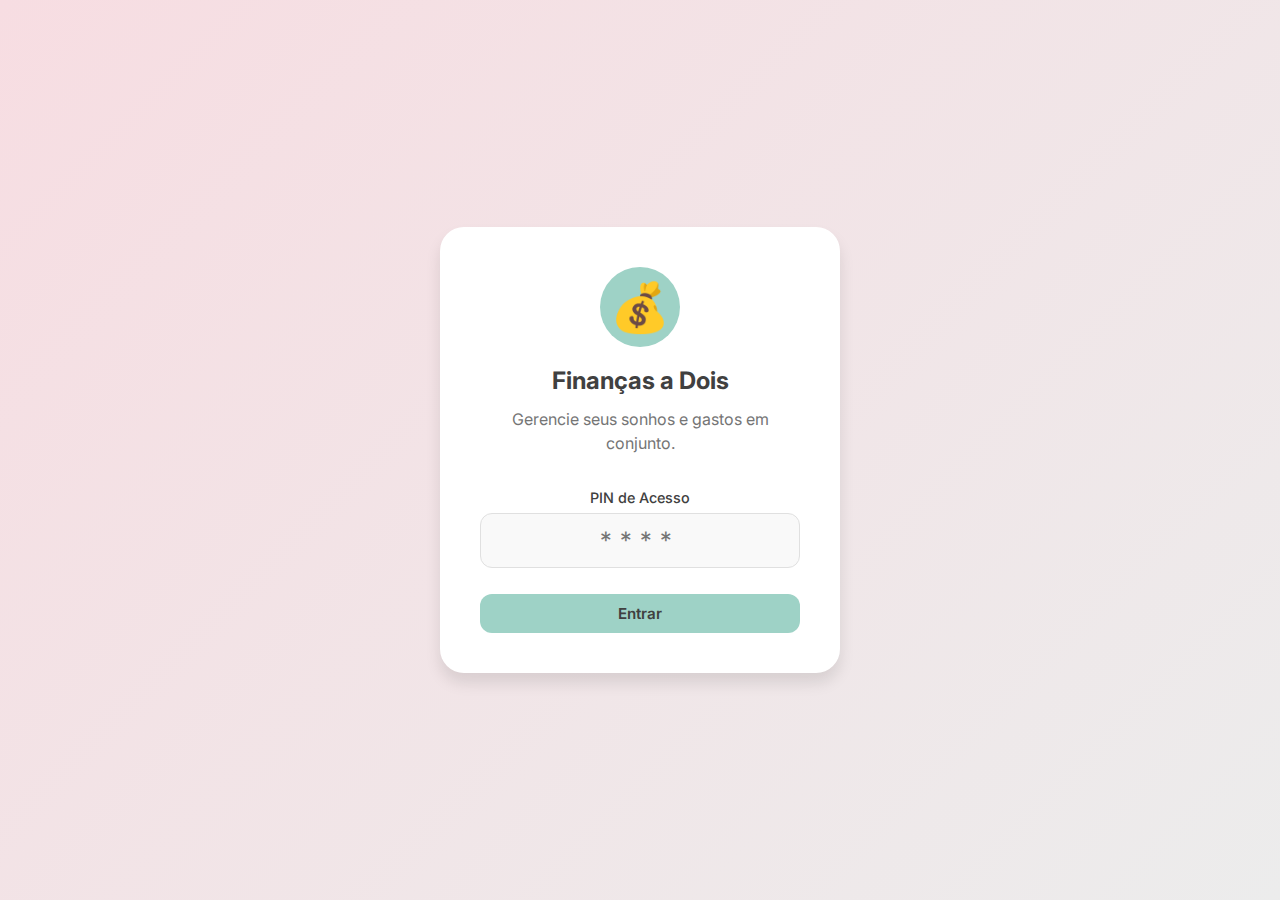
<file: index.html>
<!DOCTYPE html>
<html lang="pt-BR">
<head>
    <meta charset="UTF-8">
    <meta name="viewport" content="width=device-width, initial-scale=1.0">
    <title>Gestão Financeira para Casais</title>
    
    <!-- Google Fonts -->
    <link rel="preconnect" href="https://fonts.googleapis.com">
    <link rel="preconnect" href="https://fonts.gstatic.com" crossorigin>
    <link href="https://fonts.googleapis.com/css2?family=Inter:wght@400;500;600;700&display=swap" rel="stylesheet">
    
    <!-- CSS -->
    <link rel="stylesheet" href="assets/css/variables.css">
    <link rel="stylesheet" href="assets/css/reset.css">
    <link rel="stylesheet" href="assets/css/styles.css">
    <link rel="stylesheet" href="assets/css/components.css">
    
    <style>
        .login-container {
            min-height: 100vh;
            display: flex;
            align-items: center;
            justify-content: center;
            background: linear-gradient(135deg, var(--color-pink-light) 0%, var(--color-gray-light) 100%);
            padding: var(--spacing-md);
        }
        
        .login-card {
            width: 100%;
            max-width: 400px;
            background: var(--color-white);
            padding: 40px;
            border-radius: 24px;
            box-shadow: var(--shadow-lg);
            text-align: center;
        }
        
        .login-icon {
            font-size: 3rem;
            margin-bottom: var(--spacing-md);
            display: inline-block;
            background: var(--color-green-soft);
            width: 80px;
            height: 80px;
            line-height: 80px;
            border-radius: 50%;
            color: var(--color-white);
        }
        
        .login-title {
            font-size: 1.5rem;
            font-weight: 700;
            margin-bottom: var(--spacing-sm);
            color: var(--color-black-soft);
        }
        
        .login-subtitle {
            color: var(--color-text-muted);
            margin-bottom: var(--spacing-xl);
        }
    </style>
</head>
<body>

    <div class="login-container">
        <div class="login-card fade-in">
            <div class="login-icon">💰</div>
            <h1 class="login-title">Finanças a Dois</h1>
            <p class="login-subtitle">Gerencie seus sonhos e gastos em conjunto.</p>
            
            <form id="loginForm" onsubmit="handleLogin(event)">
                <div class="form-group text-left">
                    <label class="form-label" style="text-align: center; display: block;">PIN de Acesso</label>
                    <input type="password" id="loginPin" class="form-input" placeholder="****" maxlength="4" pattern="\d{4}" inputmode="numeric" style="text-align: center; font-size: 1.5rem; letter-spacing: 0.5rem;" required>
                </div>
                
                <button type="submit" class="btn btn-primary" style="width: 100%; margin-top: 10px;">
                    Entrar
                </button>
            </form>
            <p id="loginError" class="text-danger" style="margin-top: 10px; display: none; color: #e53935;">PIN incorreto</p>
        </div>
    </div>

    <script src="assets/js/api.js"></script>
    <script src="assets/js/app.js"></script>
</body>
</html>
</file>
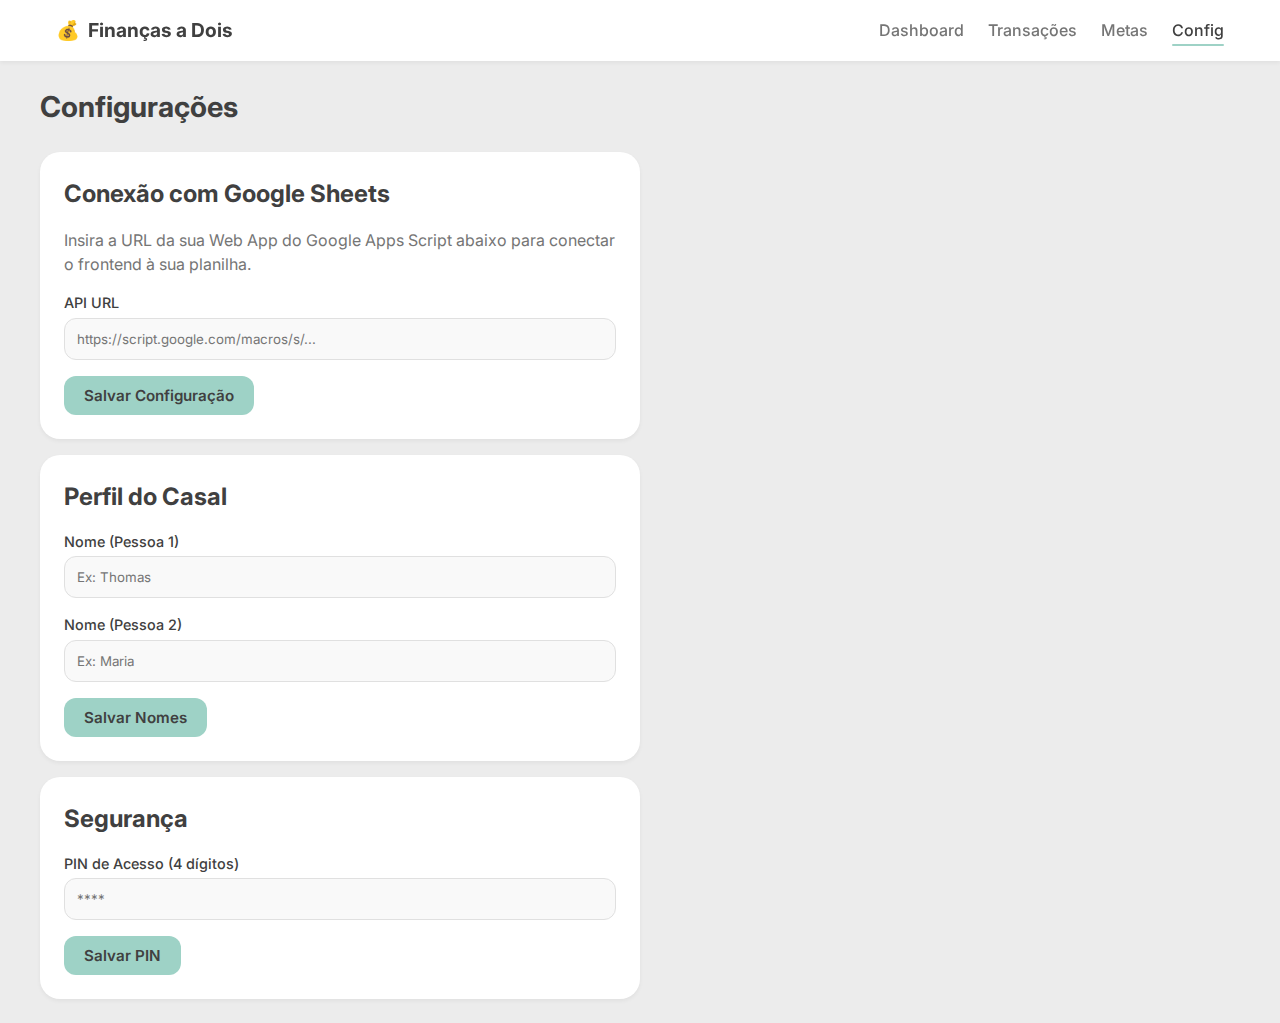
<file: configuracoes.html>
<!DOCTYPE html>
<html lang="pt-BR">
<head>
    <meta charset="UTF-8">
    <meta name="viewport" content="width=device-width, initial-scale=1.0">
    <title>Configurações - Finanças a Dois</title>
    
    <!-- Google Fonts -->
    <link href="https://fonts.googleapis.com/css2?family=Inter:wght@400;500;600;700&display=swap" rel="stylesheet">
    
    <!-- CSS -->
    <link rel="stylesheet" href="assets/css/variables.css">
    <link rel="stylesheet" href="assets/css/reset.css">
    <link rel="stylesheet" href="assets/css/styles.css">
    <link rel="stylesheet" href="assets/css/components.css">
</head>
<body>

    <!-- Navbar -->
    <nav class="navbar">
        <div class="container nav-container">
            <a href="dashboard.html" class="nav-logo">
                <span>💰</span> Finanças a Dois
            </a>
            <div class="nav-links">
                <a href="dashboard.html" class="nav-link">Dashboard</a>
                <a href="transacoes.html" class="nav-link">Transações</a>
                <a href="metas.html" class="nav-link">Metas</a>
                <a href="configuracoes.html" class="nav-link active">Config</a>
            </div>
        </div>
    </nav>

    <div class="container main-content">
        <h1 style="font-size: 1.8rem; font-weight: 700; margin-bottom: var(--spacing-lg);">Configurações</h1>

        <div class="card" style="max-width: 600px;">
            <h2 style="margin-bottom: var(--spacing-md);">Conexão com Google Sheets</h2>
            <p class="text-muted" style="margin-bottom: var(--spacing-md);">
                Insira a URL da sua Web App do Google Apps Script abaixo para conectar o frontend à sua planilha.
            </p>
            
            <form id="configForm">
                <div class="form-group">
                    <label class="form-label">API URL</label>
                    <input type="url" id="apiUrl" class="form-input" placeholder="https://script.google.com/macros/s/..." required>
                </div>
                
                <button type="submit" class="btn btn-primary">Salvar Configuração</button>
            </form>
        </div>
        
        <div class="card" style="max-width: 600px; margin-top: var(--spacing-md);">
            <h2 style="margin-bottom: var(--spacing-md);">Perfil do Casal</h2>
            <form id="namesForm" onsubmit="handleNamesSubmit(event)">
                <div class="form-group">
                    <label class="form-label">Nome (Pessoa 1)</label>
                    <input type="text" name="user1_name" class="form-input" placeholder="Ex: Thomas" required>
                </div>
                <div class="form-group">
                    <label class="form-label">Nome (Pessoa 2)</label>
                    <input type="text" name="user2_name" class="form-input" placeholder="Ex: Maria" required>
                </div>
                <button type="submit" class="btn btn-primary">Salvar Nomes</button>
            </form>
        </div>
        
        <div class="card" style="max-width: 600px; margin-top: var(--spacing-md);">
            <h2 style="margin-bottom: var(--spacing-md);">Segurança</h2>
            <form id="securityForm" onsubmit="handleSecuritySubmit(event)">
                <div class="form-group">
                    <label class="form-label">PIN de Acesso (4 dígitos)</label>
                    <input type="password" name="access_pin" class="form-input" placeholder="****" maxlength="4" pattern="\d{4}" required inputmode="numeric">
                </div>
                <button type="submit" class="btn btn-primary">Salvar PIN</button>
            </form>
        </div>
    </div>

    <script src="assets/js/api.js"></script>
    <script src="assets/js/app.js"></script>
    <script>
        // Load saved URL
        const savedUrl = localStorage.getItem('api_url');
        if (savedUrl) {
            document.getElementById('apiUrl').value = savedUrl;
        }

        // Save URL
        document.getElementById('configForm').addEventListener('submit', (e) => {
            e.preventDefault();
            const url = document.getElementById('apiUrl').value;
            localStorage.setItem('api_url', url);
            alert('Configuração salva com sucesso!');
        });
    </script>
</body>
</html>
</file>
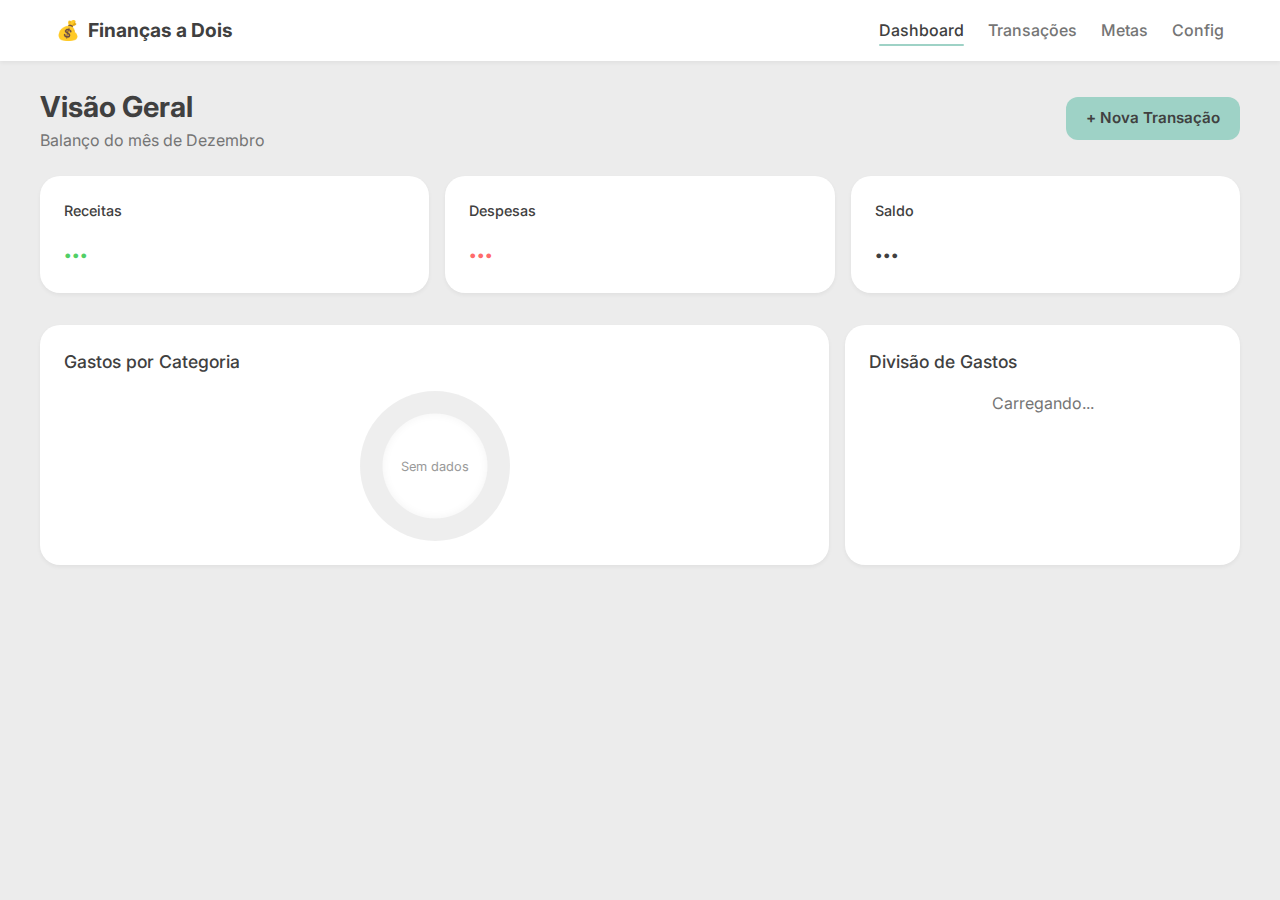
<file: dashboard.html>
<!DOCTYPE html>
<html lang="pt-BR">
<head>
    <meta charset="UTF-8">
    <meta name="viewport" content="width=device-width, initial-scale=1.0">
    <title>Dashboard - Finanças a Dois</title>
    
    <!-- Google Fonts -->
    <link href="https://fonts.googleapis.com/css2?family=Inter:wght@400;500;600;700&display=swap" rel="stylesheet">
    
    <!-- CSS -->
    <link rel="stylesheet" href="assets/css/variables.css">
    <link rel="stylesheet" href="assets/css/reset.css">
    <link rel="stylesheet" href="assets/css/styles.css">
    <link rel="stylesheet" href="assets/css/components.css">
</head>
<body>

    <!-- Navbar -->
    <nav class="navbar">
        <div class="container nav-container">
            <a href="dashboard.html" class="nav-logo">
                <span>💰</span> Finanças a Dois
            </a>
            <div class="nav-links">
                <a href="dashboard.html" class="nav-link active">Dashboard</a>
                <a href="transacoes.html" class="nav-link">Transações</a>
                <a href="metas.html" class="nav-link">Metas</a>
                <a href="configuracoes.html" class="nav-link">Config</a>
            </div>
        </div>
    </nav>

    <div class="container main-content">
        <!-- Header do Dashboard -->
        <header class="flex justify-between items-center" style="margin-bottom: var(--spacing-lg); flex-wrap: wrap; gap: var(--spacing-sm);">
            <div>
                <h1 style="font-size: 1.8rem; font-weight: 700;">Visão Geral</h1>
                <p class="text-muted">Balanço do mês de <span id="currentMonth">Dezembro</span></p>
            </div>
            <a href="transacoes.html?action=new" class="btn btn-primary">+ Nova Transação</a>
        </header>

        <!-- Cards de Resumo -->
        <div class="summary-grid">
            <div class="card">
                <p class="text-muted form-label">Receitas</p>
                <h2 id="valReceitas" style="color: var(--color-success); font-size: 1.8rem; font-weight: 700;">...</h2>
            </div>
            <div class="card">
                <p class="text-muted form-label">Despesas</p>
                <h2 id="valDespesas" style="color: var(--color-danger); font-size: 1.8rem; font-weight: 700;">...</h2>
            </div>
            <div class="card">
                <p class="text-muted form-label">Saldo</p>
                <h2 id="valSaldo" style="color: var(--color-black-soft); font-size: 1.8rem; font-weight: 700;">...</h2>
            </div>
        </div>

        <!-- Gráficos e Detalhes (Placeholder) -->
        <div class="dashboard-grid">
            <div class="card">
                <h3 class="form-label" style="font-size: 1.1rem; margin-bottom: var(--spacing-md);">Gastos por Categoria</h3>
                <div id="categoryChartContainer" style="display: flex; flex-direction: column; align-items: center; justify-content: center;">
                    <!-- Gráfico será injetado aqui -->
                    <div class="chart-container">
                        <div class="donut-chart" style="background: conic-gradient(#eee 0% 100%);"></div>
                        <div class="donut-center">
                            <span style="font-size: 0.8rem; color: #999;">Sem dados</span>
                        </div>
                    </div>
                </div>
            </div>
            <div class="card">
                <h3 class="form-label" style="font-size: 1.1rem; margin-bottom: var(--spacing-md);">Divisão de Gastos</h3>
                <ul id="splitList" style="display: flex; flex-direction: column; gap: var(--spacing-sm);">
                    <!-- Lista será injetada via JS -->
                    <li class="text-center text-muted">Carregando...</li>
                </ul>
            </div>
        </div>
    </div>

    <script src="assets/js/api.js"></script>
    <script src="assets/js/app.js"></script>
</body>
</html>
</file>
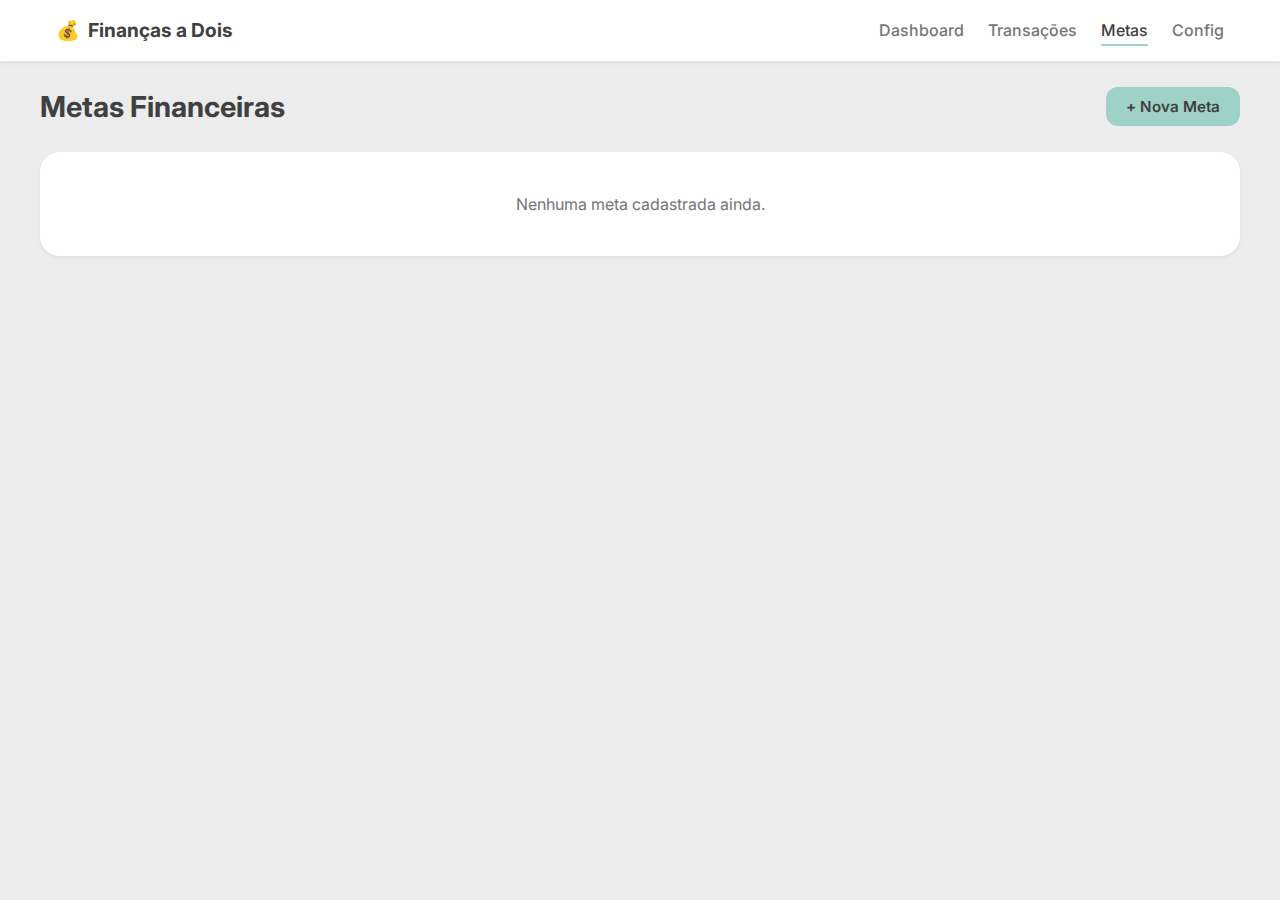
<file: metas.html>
<!DOCTYPE html>
<html lang="pt-BR">
<head>
    <meta charset="UTF-8">
    <meta name="viewport" content="width=device-width, initial-scale=1.0">
    <title>Metas - Finanças a Dois</title>
    
    <!-- Google Fonts -->
    <link href="https://fonts.googleapis.com/css2?family=Inter:wght@400;500;600;700&display=swap" rel="stylesheet">
    
    <!-- CSS -->
    <link rel="stylesheet" href="assets/css/variables.css">
    <link rel="stylesheet" href="assets/css/reset.css">
    <link rel="stylesheet" href="assets/css/styles.css">
    <link rel="stylesheet" href="assets/css/components.css">
    
    <style>
        .progress-bar-bg {
            width: 100%;
            height: 12px;
            background-color: #eee;
            border-radius: 6px;
            overflow: hidden;
            margin-top: var(--spacing-sm);
        }
        .progress-bar-fill {
            height: 100%;
            background-color: var(--color-green-soft);
            border-radius: 6px;
            transition: width 0.5s ease;
        }
    </style>
</head>
<body>

    <!-- Navbar -->
    <nav class="navbar">
        <div class="container nav-container">
            <a href="dashboard.html" class="nav-logo">
                <span>💰</span> Finanças a Dois
            </a>
            <div class="nav-links">
                <a href="dashboard.html" class="nav-link">Dashboard</a>
                <a href="transacoes.html" class="nav-link">Transações</a>
                <a href="metas.html" class="nav-link active">Metas</a>
                <a href="configuracoes.html" class="nav-link">Config</a>
            </div>
        </div>
    </nav>

    <div class="container main-content">
        <header class="flex justify-between items-center" style="margin-bottom: var(--spacing-lg);">
            <h1 style="font-size: 1.8rem; font-weight: 700;">Metas Financeiras</h1>
            <button class="btn btn-primary" onclick="openModal('metaModal')">+ Nova Meta</button>
        </header>

        <div class="grid" id="goalsList" style="display: grid; grid-template-columns: repeat(auto-fit, minmax(300px, 1fr)); gap: var(--spacing-md);">
            <div class="card" style="grid-column: 1 / -1; text-align: center; padding: 40px;">
                <p class="text-muted">Nenhuma meta cadastrada ainda.</p>
            </div>
        </div>
    </div>

    <!-- Modal de Nova Meta -->
    <div id="metaModal" class="modal-overlay" style="display: none;">
        <div class="card modal-card">
            <h2 style="margin-bottom: var(--spacing-md);">Nova Meta</h2>
            <form id="metaForm" onsubmit="handleMetaSubmit(event)">
                <div class="form-group">
                    <label class="form-label">Nome da Meta</label>
                    <input type="text" name="name" class="form-input" placeholder="Ex: Viagem" required>
                </div>
                <div class="form-group">
                    <label class="form-label">Valor Alvo (R$)</label>
                    <input type="number" name="target" class="form-input" placeholder="5000.00" step="0.01" required>
                </div>
                <div class="form-group">
                    <label class="form-label">Valor Atual (R$)</label>
                    <input type="number" name="current" class="form-input" placeholder="0.00" step="0.01">
                </div>
                <div class="flex gap-md" style="margin-top: var(--spacing-lg);">
                    <button type="button" class="btn btn-outline" style="flex: 1;" onclick="closeModal('metaModal')">Cancelar</button>
                    <button type="submit" class="btn btn-primary" style="flex: 1;">Salvar</button>
                </div>
            </form>
        </div>
    </div>

    <script src="assets/js/api.js"></script>
    <script src="assets/js/app.js"></script>
    <script>
        function openModal(id) {
            document.getElementById(id).style.display = 'flex';
        }
        function closeModal(id) {
            document.getElementById(id).style.display = 'none';
        }
    </script>
</html>
</file>
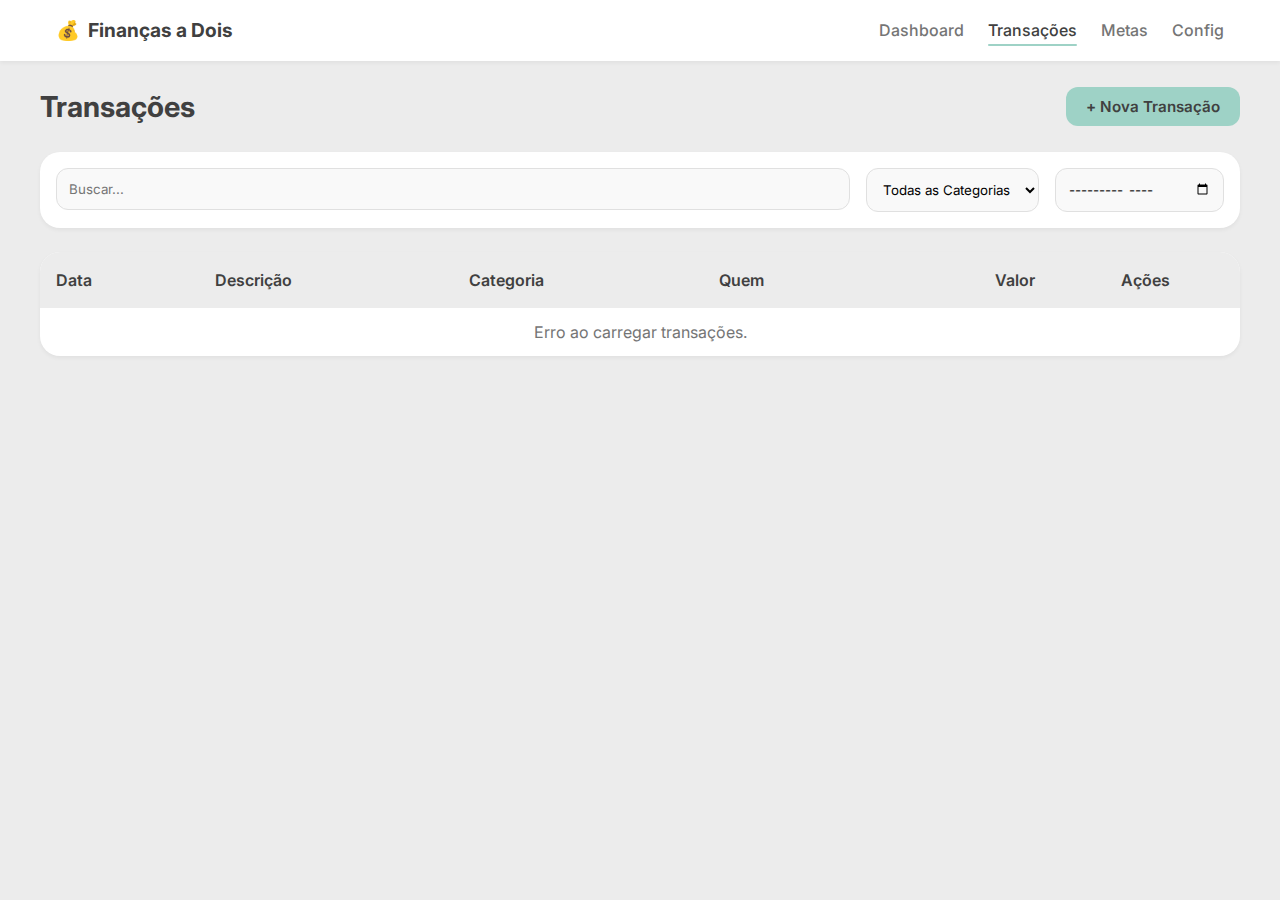
<file: transacoes.html>
<!DOCTYPE html>
<html lang="pt-BR">
<head>
    <meta charset="UTF-8">
    <meta name="viewport" content="width=device-width, initial-scale=1.0">
    <title>Transações - Finanças a Dois</title>
    
    <!-- Google Fonts -->
    <link href="https://fonts.googleapis.com/css2?family=Inter:wght@400;500;600;700&display=swap" rel="stylesheet">
    
    <!-- CSS -->
    <link rel="stylesheet" href="assets/css/variables.css">
    <link rel="stylesheet" href="assets/css/reset.css">
    <link rel="stylesheet" href="assets/css/styles.css">
    <link rel="stylesheet" href="assets/css/components.css">
</head>
<body>

    <!-- Navbar -->
    <nav class="navbar">
        <div class="container nav-container">
            <a href="dashboard.html" class="nav-logo">
                <span>💰</span> Finanças a Dois
            </a>
            <div class="nav-links">
                <a href="dashboard.html" class="nav-link">Dashboard</a>
                <a href="transacoes.html" class="nav-link active">Transações</a>
                <a href="metas.html" class="nav-link">Metas</a>
                <a href="configuracoes.html" class="nav-link">Config</a>
            </div>
        </div>
    </nav>

    <div class="container main-content">
        <header class="flex justify-between items-center" style="margin-bottom: var(--spacing-lg); flex-wrap: wrap; gap: var(--spacing-sm);">
            <h1 style="font-size: 1.8rem; font-weight: 700;">Transações</h1>
            <button class="btn btn-primary" onclick="openModal('transactionModal')">+ Nova Transação</button>
        </header>

        <!-- Filtros -->
        <div class="card" style="margin-bottom: var(--spacing-lg); padding: var(--spacing-md);">
            <div class="flex gap-md" style="flex-wrap: wrap;">
                <div style="flex: 1;">
                    <input type="text" class="form-input" placeholder="Buscar...">
                </div>
                <div>
                    <select class="form-select">
                        <option>Todas as Categorias</option>
                        <option>Alimentação</option>
                        <option>Moradia</option>
                        <option>Lazer</option>
                        <option>Conta de Água</option>
                        <option>Conta de Luz</option>
                    </select>
                </div>
                <div>
                    <input type="month" class="form-input">
                </div>
            </div>
        </div>

        <!-- Lista de Transações -->
        <div class="card table-responsive" style="padding: 0;">
            <table class="table" style="width: 100%; border-collapse: collapse;">
                <thead style="background-color: var(--color-gray-light);">
                    <tr>
                        <th style="padding: 16px; text-align: left; font-weight: 600;">Data</th>
                        <th style="padding: 16px; text-align: left; font-weight: 600;">Descrição</th>
                        <th style="padding: 16px; text-align: left; font-weight: 600;">Categoria</th>
                        <th style="padding: 16px; text-align: left; font-weight: 600;">Quem</th>
                        <th style="padding: 16px; text-align: right; font-weight: 600;">Valor</th>
                        <th style="padding: 16px; text-align: center; font-weight: 600;">Ações</th>
                    </tr>
                </thead>
                <tbody id="transactionsList">
                    <!-- Loading or Empty State -->
                    <tr>
                        <td colspan="6" style="padding: 16px; text-align: center; color: var(--color-text-muted);">Carregando transações...</td>
                    </tr>
                </tbody>
            </table>
        </div>
    </div>

    <!-- Modal de Nova Transação (Simplificado) -->
    <div id="transactionModal" class="modal-overlay" style="display: none;">
        <div class="card modal-card">
            <h2 style="margin-bottom: var(--spacing-md);">Nova Transação</h2>
            <form id="transactionForm" onsubmit="handleTransactionSubmit(event)">
                <div class="form-group">
                    <label class="form-label">Tipo</label>
                    <div class="flex gap-md">
                        <label style="flex: 1; cursor: pointer;">
                            <input type="radio" name="type" value="expense" checked> Despesa
                        </label>
                        <label style="flex: 1; cursor: pointer;">
                            <input type="radio" name="type" value="income"> Receita
                        </label>
                    </div>
                </div>
                <div class="form-group">
                    <label class="form-label">Valor</label>
                    <input type="number" class="form-input" placeholder="0,00">
                </div>
                <div class="form-group">
                    <label class="form-label">Descrição</label>
                    <input type="text" class="form-input" placeholder="Ex: Jantar fora">
                </div>
                <div class="form-group">
                    <label class="form-label">Categoria</label>
                    <select class="form-select" name="category">
                        <option>Alimentação</option>
                        <option>Transporte</option>
                        <option>Lazer</option>
                        <option>Moradia</option>
                        <option>Saúde</option>
                        <option>Educação</option>
                        <option>Outros</option>
                    </select>
                </div>
                <div class="form-group">
                    <label class="form-label">Quem pagou?</label>
                    <select class="form-select" name="user">
                        <option value="user1">Pessoa 1</option>
                        <option value="user2">Pessoa 2</option>
                        <option value="shared">Ambos/Compartilhado</option>
                    </select>
                </div>
                <div class="flex gap-md" style="margin-top: var(--spacing-lg);">
                    <button type="button" class="btn btn-outline" style="flex: 1;" onclick="closeModal('transactionModal')">Cancelar</button>
                    <button type="submit" class="btn btn-primary" style="flex: 1;">Salvar</button>
                </div>
            </form>
        </div>
    </div>

    <script src="assets/js/api.js"></script>
    <script src="assets/js/app.js"></script>
    <script>
        function openModal(id) {
            document.getElementById(id).style.display = 'flex';
        }
        function closeModal(id) {
            document.getElementById(id).style.display = 'none';
        }
    </script>
</body>
</html>
</file>
<file: assets/css/variables.css>
:root {
  /* Paleta de Cores */
  --color-pink-light: #F7DDE2;
  --color-green-soft: #9ED2C6;
  --color-gray-light: #ECECEC;
  --color-black-soft: #404040;
  --color-white: #FFFFFF;
  --color-text-main: #404040;
  --color-text-muted: #757575;
  --color-danger: #ff6b6b;
  --color-success: #51cf66;

  /* Fontes */
  --font-family-main: 'Inter', sans-serif;

  /* Espaçamentos */
  --spacing-xs: 4px;
  --spacing-sm: 8px;
  --spacing-md: 16px;
  --spacing-lg: 24px;
  --spacing-xl: 32px;

  /* Bordas */
  --border-radius-sm: 8px;
  --border-radius-md: 12px;
  --border-radius-lg: 20px;
  --border-radius-circle: 50%;

  /* Sombras */
  --shadow-sm: 0 2px 4px rgba(0, 0, 0, 0.05);
  --shadow-md: 0 4px 6px rgba(0, 0, 0, 0.1);
  --shadow-lg: 0 10px 15px rgba(0, 0, 0, 0.1);
}
</file>
<file: assets/css/styles.css>
/* Layout Global */
.container {
    max-width: 1200px;
    margin: 0 auto;
    padding: 0 var(--spacing-md);
}

.main-content {
    padding: var(--spacing-lg) 0;
    min-height: calc(100vh - 80px);
    /* Aproximadamente altura do header/nav */
}

/* Utilitários de Texto */
.text-center {
    text-align: center;
}

.text-right {
    text-align: right;
}

.text-bold {
    font-weight: 600;
}

.text-muted {
    color: var(--color-text-muted);
}

/* Utilitários de Flexbox */
.flex {
    display: flex;
}

.flex-col {
    flex-direction: column;
}

.items-center {
    align-items: center;
}

.justify-center {
    justify-content: center;
}

.justify-between {
    justify-content: space-between;
}

.gap-sm {
    gap: var(--spacing-sm);
}

.gap-md {
    gap: var(--spacing-md);
}

/* Animações */
@keyframes fadeIn {
    from {
        opacity: 0;
        transform: translateY(10px);
    }

    to {
        opacity: 1;
        transform: translateY(0);
    }
}

.fade-in {
    animation: fadeIn 0.5s ease-out forwards;
}

/* Loading States */
.btn-loading {
    position: relative;
    color: transparent !important;
    pointer-events: none;
    opacity: 0.8;
}

.btn-loading::after {
    content: "";
    position: absolute;
    width: 1.2em;
    height: 1.2em;
    top: 50%;
    left: 50%;
    margin-top: -0.6em;
    margin-left: -0.6em;
    border: 2px solid currentColor;
    /* Use text color */
    border-bottom-color: transparent;
    border-radius: 50%;
    animation: spin 0.8s linear infinite;
    color: inherit;
    /* Inherit from button original color if needed, or white */
}

/* Force spinner color if button is primary (usually white text) */
.btn-primary.btn-loading::after {
    border-color: #fff;
    border-bottom-color: transparent;
}

.btn-outline.btn-loading::after {
    border-color: var(--color-primary, #6246ea);
    /* Fallback or var */
    border-bottom-color: transparent;
}

@keyframes spin {
    to {
        transform: rotate(360deg);
    }
}

/* Charts */
.chart-container {
    position: relative;
    width: 150px;
    height: 150px;
    border-radius: 50%;
    margin: 0 auto;
}

.donut-chart {
    width: 100%;
    height: 100%;
    border-radius: 50%;
    position: relative;
    /* transition: conic-gradient is not well supported, rerender is fine */
}

.donut-center {
    position: absolute;
    top: 50%;
    left: 50%;
    transform: translate(-50%, -50%);
    width: 70%;
    height: 70%;
    background: var(--color-white);
    border-radius: 50%;
    display: flex;
    align-items: center;
    justify-content: center;
    flex-direction: column;
    box-shadow: inset 0 0 10px rgba(0, 0, 0, 0.05);
}

.chart-legend {
    display: flex;
    flex-wrap: wrap;
    gap: 10px;
    justify-content: center;
    margin-top: 20px;
}

.legend-item {
    display: flex;
    align-items: center;
    font-size: 0.8rem;
    color: var(--color-text-muted);
}

.legend-color {
    width: 10px;
    height: 10px;
    border-radius: 50%;
    margin-right: 5px;
}

/* Toast Notifications */
#toast-container {
    position: fixed;
    top: 20px;
    right: 20px;
    z-index: 9999;
    display: flex;
    flex-direction: column;
    gap: 10px;
}

.toast {
    background: white;
    padding: 15px 20px;
    border-radius: var(--border-radius-md);
    box-shadow: 0 4px 12px rgba(0, 0, 0, 0.15);
    border-left: 4px solid var(--color-primary);
    display: flex;
    align-items: center;
    gap: 10px;
    min-width: 300px;
    animation: slideIn 0.3s ease-out;
    font-size: 0.9rem;
    color: var(--color-black-soft);
}

.toast.error {
    border-left-color: var(--color-danger);
}

.toast.success {
    border-left-color: var(--color-success);
}

@keyframes slideIn {
    from {
        transform: translateX(100%);
        opacity: 0;
    }

    to {
        transform: translateX(0);
        opacity: 1;
    }
}

/* Tipografia removida para restaurar design original */

/* Ícones removidos para restaurar design original */

/* Responsividade */
@media (max-width: 1024px) {
    .container { padding: 0 var(--spacing-sm); }
}

@media (max-width: 640px) {
    .nav-links { gap: var(--spacing-md); }
}

/* Layouts Responsivos */
.summary-grid {
    display: grid;
    grid-template-columns: repeat(auto-fit, minmax(250px, 1fr));
    gap: var(--spacing-md);
    margin-bottom: var(--spacing-xl);
}

.dashboard-grid {
    display: grid;
    grid-template-columns: 2fr 1fr;
    gap: var(--spacing-md);
}

@media (max-width: 768px) {
    .dashboard-grid { grid-template-columns: 1fr; }
    .chart-container { width: 120px; height: 120px; }
}

.table-responsive {
    overflow-x: auto;
}

@media (max-width: 640px) {
    .navbar { padding: var(--spacing-sm) 0; }
    .nav-container { flex-wrap: wrap; align-items: center; gap: var(--spacing-sm); }
    .nav-logo { font-size: 1rem; flex: 1 0 auto; }
    .nav-links { gap: var(--spacing-sm); flex-wrap: wrap; flex: 1 0 100%; }
    #toast-container { top: 10px; right: 50%; transform: translateX(50%); }
}

@media (max-height: 480px) and (orientation: landscape) {
    .main-content { padding: var(--spacing-md) 0; }
}

/* Modais */
.modal-overlay {
    position: fixed;
    inset: 0;
    z-index: 1000;
    display: none;
    align-items: center;
    justify-content: center;
    background: rgba(0,0,0,0.5);
    padding: var(--spacing-md);
    overflow-y: auto;
}

.modal-card {
    width: 100%;
    max-width: 500px;
    max-height: 90vh;
    overflow-y: auto;
    box-sizing: border-box;
}

@media (max-width: 640px) {
    .modal-overlay { align-items: flex-start; }
    .modal-card { max-height: none; margin-top: var(--spacing-md); }
}

/* Tabela Transações */
.table th, .table td { padding: 12px; }
@media (max-width: 640px) {
    .table th, .table td { padding: 10px; font-size: 0.9rem; }
    .table td:nth-child(2) { word-break: break-word; overflow-wrap: anywhere; }
}
</file>
<file: assets/css/components.css>
/* Botões */
.btn {
    display: inline-flex;
    align-items: center;
    justify-content: center;
    padding: 10px 20px;
    border-radius: var(--border-radius-md);
    font-weight: 600;
    transition: all 0.2s ease;
    font-size: 0.95rem;
}

.btn-primary {
    background-color: var(--color-green-soft);
    color: var(--color-black-soft);
}

.btn-primary:hover {
    filter: brightness(0.95);
    transform: translateY(-1px);
    box-shadow: var(--shadow-sm);
}

.btn-secondary {
    background-color: var(--color-pink-light);
    color: var(--color-black-soft);
}

.btn-secondary:hover {
    filter: brightness(0.95);
    transform: translateY(-1px);
    box-shadow: var(--shadow-sm);
}

.btn-outline {
    background-color: transparent;
    border: 1px solid var(--color-text-muted);
    color: var(--color-text-main);
}

.btn-outline:hover {
    border-color: var(--color-text-main);
    color: var(--color-text-main);
}

/* Cards */
.card {
    background-color: var(--color-white);
    border-radius: var(--border-radius-lg);
    padding: var(--spacing-lg);
    box-shadow: var(--shadow-sm);
    transition: box-shadow 0.3s ease;
}

.card:hover {
    box-shadow: var(--shadow-md);
}

/* Inputs */
.form-group {
    margin-bottom: var(--spacing-md);
}

.form-label {
    display: block;
    margin-bottom: var(--spacing-xs);
    font-weight: 500;
    color: var(--color-text-main);
    font-size: 0.9rem;
}

.form-input,
.form-select {
    width: 100%;
    padding: 12px;
    border: 1px solid #e0e0e0;
    border-radius: var(--border-radius-md);
    background-color: #f9f9f9;
    transition: border-color 0.2s;
}

.form-input:focus,
.form-select:focus {
    border-color: var(--color-green-soft);
    background-color: var(--color-white);
}

/* Navbar */
.navbar {
    background-color: var(--color-white);
    padding: var(--spacing-md) 0;
    box-shadow: var(--shadow-sm);
    position: sticky;
    top: 0;
    z-index: 100;
}

.nav-container {
    display: flex;
    justify-content: space-between;
    align-items: center;
}

.nav-logo {
    font-weight: 700;
    font-size: 1.2rem;
    color: var(--color-black-soft);
    display: flex;
    align-items: center;
    gap: var(--spacing-sm);
}

.nav-links {
    display: flex;
    gap: var(--spacing-lg);
}

.nav-link {
    font-weight: 500;
    color: var(--color-text-muted);
    transition: color 0.2s;
    position: relative;
}

.nav-link:hover,
.nav-link.active {
    color: var(--color-black-soft);
}

.nav-link.active::after {
    content: '';
    position: absolute;
    bottom: -4px;
    left: 0;
    width: 100%;
    height: 2px;
    background-color: var(--color-green-soft);
    border-radius: 2px;
}

/* underline hover removed to restore original design */
</file>
